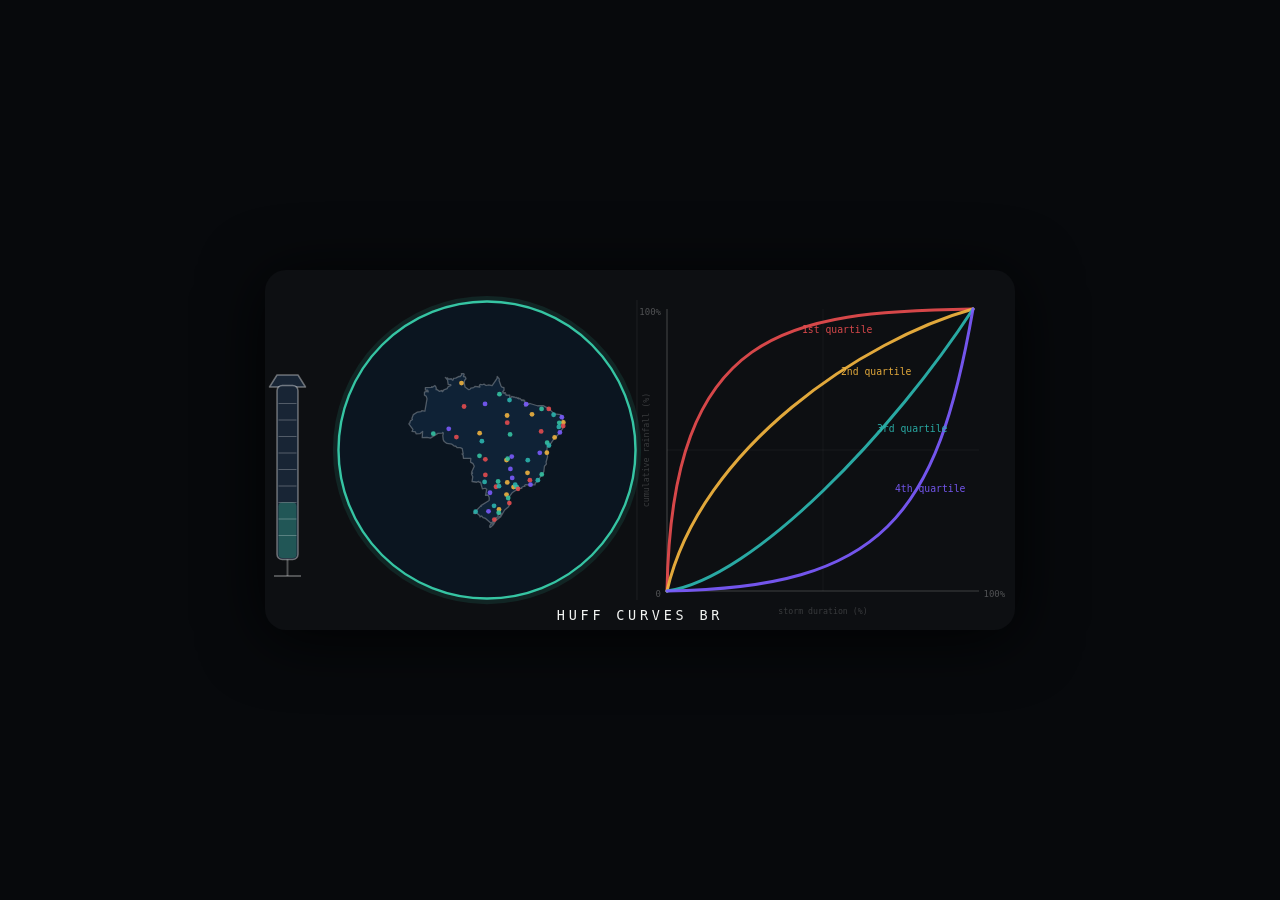
<file: assets/logo_draft.html>
<!DOCTYPE html>
<html lang="en">
<head>
<meta charset="UTF-8"/>
<title>Huff Curves BR — Logo</title>
<style>
  *{box-sizing:border-box;margin:0;padding:0}
  body{background:#07090c;display:flex;align-items:center;justify-content:center;min-height:100vh}
  svg{filter:drop-shadow(0 8px 32px rgba(0,0,0,.85))}
</style>
</head>
<body>
<svg width="750" height="360" viewBox="0 0 500 240" xmlns="http://www.w3.org/2000/svg">
  <defs>
    <clipPath id="br"><circle cx="148" cy="120" r="100"/></clipPath>
  </defs>

  <!-- Card -->
  <rect width="500" height="240" rx="14" fill="#0d0f12"/>

  <!-- ── Rain gauge (left edge, clear gap from circle) ── -->
  <path d="M3,78 L8,70 L22,70 L27,78 Z"
        fill="#182535" stroke="rgba(255,255,255,.38)" stroke-width="1" stroke-linejoin="round"/>
  <rect x="8" y="77" width="14" height="116" rx="3.5"
        fill="#182535" stroke="rgba(255,255,255,.38)" stroke-width="1"/>
  <rect x="9" y="155" width="12" height="37" rx="2.5" fill="rgba(54,197,163,.30)"/>
  <line x1="9"  y1="89"  x2="21" y2="89"  stroke="rgba(255,255,255,.25)" stroke-width=".7"/>
  <line x1="9"  y1="100" x2="21" y2="100" stroke="rgba(255,255,255,.25)" stroke-width=".7"/>
  <line x1="9"  y1="111" x2="21" y2="111" stroke="rgba(255,255,255,.25)" stroke-width=".7"/>
  <line x1="9"  y1="122" x2="21" y2="122" stroke="rgba(255,255,255,.25)" stroke-width=".7"/>
  <line x1="9"  y1="133" x2="21" y2="133" stroke="rgba(255,255,255,.25)" stroke-width=".7"/>
  <line x1="9"  y1="144" x2="21" y2="144" stroke="rgba(255,255,255,.25)" stroke-width=".7"/>
  <line x1="9"  y1="155" x2="21" y2="155" stroke="rgba(255,255,255,.25)" stroke-width=".7"/>
  <line x1="9"  y1="166" x2="21" y2="166" stroke="rgba(255,255,255,.25)" stroke-width=".7"/>
  <line x1="9"  y1="177" x2="21" y2="177" stroke="rgba(255,255,255,.25)" stroke-width=".7"/>
  <line x1="15" y1="193" x2="15" y2="204" stroke="rgba(255,255,255,.28)" stroke-width="1.3"/>
  <line x1="6"  y1="204" x2="24" y2="204" stroke="rgba(255,255,255,.28)" stroke-width="1.3"/>

  <!-- ── Brazil circle ── -->
  <circle cx="148" cy="120" r="100" fill="#0b1520"/>
  <g clip-path="url(#br)">
    <path d="M126.4,117.4L127.2,117.5L128.0,118.4L130.1,118.4L131.5,119.1L132.1,122.6L131.3,122.6L132.1,123.6L132.3,125.6L137.2,125.6L137.0,128.1L138.7,129.1L139.5,130.8L137.7,134.8L138.4,135.4L137.6,135.9L138.5,137.9L138.0,141.0L141.1,141.5L142.3,140.9L142.7,141.5L143.7,141.5L144.9,145.9L146.7,145.5L147.8,146.2L147.0,150.2L148.2,150.0L148.9,150.4L149.5,151.9L149.4,153.7L143.9,157.1L144.1,157.6L143.7,157.4L139.1,162.2L140.1,162.5L141.1,162.0L143.2,163.8L143.3,164.6L144.4,164.0L145.3,165.1L147.0,165.6L150.7,168.8L152.2,167.4L151.9,169.2L150.9,169.1L149.9,170.3L149.8,171.5L150.2,171.6L152.2,169.9L153.6,167.4L153.1,166.6L154.0,165.2L155.3,164.6L155.4,163.5L156.1,162.9L155.6,161.9L156.6,162.9L157.4,162.3L157.5,163.0L157.1,162.7L157.3,163.6L156.0,164.7L155.8,165.6L153.5,166.6L153.6,167.4L157.0,164.7L159.8,160.0L162.4,157.8L163.4,155.1L162.8,154.7L162.8,151.2L165.0,148.3L169.2,145.6L171.2,145.5L171.1,145.0L172.5,144.2L173.3,144.3L173.1,143.5L173.9,143.1L176.7,143.4L177.4,142.5L177.2,143.2L180.0,143.2L180.2,142.2L180.9,141.5L182.7,140.8L182.6,139.4L185.9,134.5L186.3,130.8L187.6,129.4L187.4,128.0L188.4,124.5L187.8,121.6L188.2,117.6L189.8,116.8L193.2,111.7L194.8,110.5L198.1,106.3L199.0,103.8L198.6,99.9L197.2,96.4L192.9,95.9L189.4,92.6L185.5,90.4L181.6,90.5L176.7,89.0L175.6,89.5L175.9,88.9L174.5,90.1L174.8,89.2L174.0,89.4L173.3,90.9L173.1,90.2L173.9,89.0L173.6,88.5L173.1,88.9L173.6,88.1L172.7,87.3L173.2,87.1L172.5,87.1L172.6,86.6L171.4,87.1L171.4,86.4L171.0,86.8L170.0,85.6L169.3,86.0L169.0,85.2L168.4,85.6L167.9,85.0L167.1,85.1L165.9,84.5L165.7,84.8L164.5,84.3L163.6,85.3L163.1,85.2L163.2,83.5L160.7,83.4L160.7,82.7L159.9,82.5L160.2,81.8L158.6,82.0L159.0,81.5L158.5,81.0L159.4,80.2L159.3,78.4L158.0,78.1L157.3,77.2L156.1,73.8L156.2,72.6L154.8,71.0L154.7,72.2L151.4,77.1L149.2,76.6L147.4,77.0L146.0,76.1L144.9,76.5L143.5,76.2L142.9,76.9L143.3,78.0L139.9,77.6L139.1,78.4L137.2,78.7L136.7,79.5L135.9,79.8L133.4,78.0L132.8,75.2L133.1,73.5L134.0,72.5L133.5,71.2L132.3,71.0L132.8,69.5L132.4,69.1L130.9,69.1L131.2,69.8L130.1,71.0L129.4,70.9L127.1,72.1L125.6,72.2L125.5,73.2L124.9,73.4L124.3,72.5L122.3,72.7L121.8,72.0L120.8,72.1L120.2,71.6L121.7,73.4L122.1,76.3L123.8,76.4L123.9,77.0L122.1,77.8L121.4,79.1L119.2,79.9L118.5,81.0L118.1,81.0L118.1,80.2L116.2,80.9L114.7,79.6L114.1,79.8L114.1,78.3L113.3,77.0L111.9,78.0L111.1,77.8L111.3,78.3L106.9,78.4L106.9,80.0L108.5,80.1L108.8,81.2L107.8,80.9L106.3,81.4L106.3,83.4L107.5,84.2L108.0,85.9L106.6,94.1L104.5,93.8L104.0,94.4L101.4,94.8L98.9,96.4L97.9,99.0L98.3,99.7L96.9,100.6L96.5,101.6L96.7,102.0L96.0,102.2L96.0,102.8L98.6,106.3L98.0,107.6L100.3,107.9L100.7,109.2L103.3,109.1L105.1,107.6L104.8,111.8L108.0,111.6L110.3,112.1L115.3,108.9L118.2,108.7L118.5,108.3L118.9,108.8L118.5,110.4L118.8,113.1L119.5,114.4L121.2,115.6L124.6,116.1L125.9,117.2Z"
          fill="#0f2236" stroke="rgba(255,255,255,.28)" stroke-width=".85" stroke-linejoin="round"/>
    <circle cx="131.0" cy="75.4" r="1.6" fill="#f4b63f" opacity=".88"/>
    <circle cx="156.3" cy="82.8" r="1.6" fill="#36c5a3" opacity=".88"/>
    <circle cx="132.7" cy="91.0" r="1.6" fill="#e84d4f" opacity=".88"/>
    <circle cx="146.7" cy="89.3" r="1.6" fill="#7c5cff" opacity=".88"/>
    <circle cx="163.0" cy="86.7" r="1.6" fill="#2cb7b0" opacity=".88"/>
    <circle cx="161.4" cy="97.0" r="1.6" fill="#f4b63f" opacity=".88"/>
    <circle cx="112.2" cy="109.1" r="1.6" fill="#36c5a3" opacity=".88"/>
    <circle cx="122.5" cy="105.9" r="1.6" fill="#7c5cff" opacity=".88"/>
    <circle cx="127.6" cy="111.4" r="1.6" fill="#e84d4f" opacity=".88"/>
    <circle cx="143.1" cy="108.8" r="1.6" fill="#f4b63f" opacity=".88"/>
    <circle cx="144.6" cy="114.1" r="1.6" fill="#2cb7b0" opacity=".88"/>
    <circle cx="163.4" cy="109.6" r="1.6" fill="#36c5a3" opacity=".88"/>
    <circle cx="161.5" cy="101.8" r="1.6" fill="#e84d4f" opacity=".88"/>
    <circle cx="174.1" cy="89.5" r="1.6" fill="#7c5cff" opacity=".88"/>
    <circle cx="178.0" cy="96.2" r="1.6" fill="#f4b63f" opacity=".88"/>
    <circle cx="184.4" cy="92.6" r="1.6" fill="#36c5a3" opacity=".88"/>
    <circle cx="189.2" cy="92.6" r="1.6" fill="#e84d4f" opacity=".88"/>
    <circle cx="192.4" cy="96.5" r="1.6" fill="#2cb7b0" opacity=".88"/>
    <circle cx="197.9" cy="98.1" r="1.6" fill="#7c5cff" opacity=".88"/>
    <circle cx="198.9" cy="101.6" r="1.6" fill="#f4b63f" opacity=".88"/>
    <circle cx="196.2" cy="101.9" r="1.6" fill="#36c5a3" opacity=".88"/>
    <circle cx="198.8" cy="104.0" r="1.6" fill="#e84d4f" opacity=".88"/>
    <circle cx="195.9" cy="104.6" r="1.6" fill="#2cb7b0" opacity=".88"/>
    <circle cx="196.6" cy="108.3" r="1.6" fill="#7c5cff" opacity=".88"/>
    <circle cx="193.1" cy="111.6" r="1.6" fill="#f4b63f" opacity=".88"/>
    <circle cx="188.1" cy="115.1" r="1.6" fill="#36c5a3" opacity=".88"/>
    <circle cx="184.1" cy="107.6" r="1.6" fill="#e84d4f" opacity=".88"/>
    <circle cx="189.3" cy="117.0" r="1.6" fill="#2cb7b0" opacity=".88"/>
    <circle cx="183.2" cy="121.9" r="1.6" fill="#7c5cff" opacity=".88"/>
    <circle cx="187.9" cy="121.8" r="1.6" fill="#f4b63f" opacity=".88"/>
    <circle cx="143.0" cy="123.9" r="1.6" fill="#36c5a3" opacity=".88"/>
    <circle cx="146.9" cy="136.6" r="1.6" fill="#e84d4f" opacity=".88"/>
    <circle cx="146.4" cy="141.3" r="1.6" fill="#2cb7b0" opacity=".88"/>
    <circle cx="164.5" cy="124.4" r="1.6" fill="#7c5cff" opacity=".88"/>
    <circle cx="161.0" cy="126.7" r="1.6" fill="#f4b63f" opacity=".88"/>
    <circle cx="161.8" cy="125.8" r="1.6" fill="#36c5a3" opacity=".88"/>
    <circle cx="146.9" cy="126.2" r="1.6" fill="#e84d4f" opacity=".88"/>
    <circle cx="175.2" cy="126.8" r="1.6" fill="#2cb7b0" opacity=".88"/>
    <circle cx="163.6" cy="132.6" r="1.6" fill="#7c5cff" opacity=".88"/>
    <circle cx="175.0" cy="135.2" r="1.6" fill="#f4b63f" opacity=".88"/>
    <circle cx="184.5" cy="136.3" r="1.6" fill="#36c5a3" opacity=".88"/>
    <circle cx="176.6" cy="140.1" r="1.6" fill="#e84d4f" opacity=".88"/>
    <circle cx="181.9" cy="140.1" r="1.6" fill="#2cb7b0" opacity=".88"/>
    <circle cx="177.0" cy="143.1" r="1.6" fill="#7c5cff" opacity=".88"/>
    <circle cx="165.7" cy="144.7" r="1.6" fill="#f4b63f" opacity=".88"/>
    <circle cx="167.9" cy="144.8" r="1.6" fill="#36c5a3" opacity=".88"/>
    <circle cx="168.7" cy="145.9" r="1.6" fill="#e84d4f" opacity=".88"/>
    <circle cx="166.8" cy="143.1" r="1.6" fill="#2cb7b0" opacity=".88"/>
    <circle cx="164.8" cy="138.6" r="1.6" fill="#7c5cff" opacity=".88"/>
    <circle cx="161.5" cy="141.6" r="1.6" fill="#f4b63f" opacity=".88"/>
    <circle cx="155.4" cy="141.0" r="1.6" fill="#36c5a3" opacity=".88"/>
    <circle cx="154.0" cy="144.5" r="1.6" fill="#e84d4f" opacity=".88"/>
    <circle cx="156.0" cy="144.1" r="1.6" fill="#2cb7b0" opacity=".88"/>
    <circle cx="150.0" cy="148.5" r="1.6" fill="#7c5cff" opacity=".88"/>
    <circle cx="161.0" cy="149.7" r="1.6" fill="#f4b63f" opacity=".88"/>
    <circle cx="162.1" cy="152.0" r="1.6" fill="#36c5a3" opacity=".88"/>
    <circle cx="162.9" cy="155.4" r="1.6" fill="#e84d4f" opacity=".88"/>
    <circle cx="152.7" cy="157.2" r="1.6" fill="#2cb7b0" opacity=".88"/>
    <circle cx="149.0" cy="160.9" r="1.6" fill="#7c5cff" opacity=".88"/>
    <circle cx="156.0" cy="159.6" r="1.6" fill="#f4b63f" opacity=".88"/>
    <circle cx="155.8" cy="161.8" r="1.6" fill="#36c5a3" opacity=".88"/>
    <circle cx="152.9" cy="166.4" r="1.6" fill="#e84d4f" opacity=".88"/>
    <circle cx="140.4" cy="161.1" r="1.6" fill="#2cb7b0" opacity=".88"/>
  </g>
  <circle cx="148" cy="120" r="101" fill="none" stroke="rgba(54,197,163,.12)" stroke-width="3.5"/>
  <circle cx="148" cy="120" r="99"  fill="none" stroke="#36c5a3" stroke-width="1.6"/>

  <!-- ── Huff cumulative curves chart (right panel) ── -->
  <!-- Axes -->
  <line x1="268" y1="26"  x2="268" y2="214" stroke="rgba(255,255,255,.20)" stroke-width=".8"/>
  <line x1="268" y1="214" x2="476" y2="214" stroke="rgba(255,255,255,.20)" stroke-width=".8"/>
  <!-- 50% grid lines -->
  <line x1="268" y1="120" x2="476" y2="120" stroke="rgba(255,255,255,.05)" stroke-width=".6"/>
  <line x1="372" y1="26"  x2="372" y2="214" stroke="rgba(255,255,255,.05)" stroke-width=".6"/>
  <!-- Labels -->
  <text x="264" y="218" fill="rgba(255,255,255,.28)" font-size="6" text-anchor="end" font-family="monospace">0</text>
  <text x="264" y="30"  fill="rgba(255,255,255,.28)" font-size="6" text-anchor="end" font-family="monospace">100%</text>
  <text x="479" y="218" fill="rgba(255,255,255,.28)" font-size="6" font-family="monospace">100%</text>
  <text x="372" y="229" fill="rgba(255,255,255,.18)" font-size="5.5" text-anchor="middle" font-family="monospace">storm duration (%)</text>
  <text x="256" y="120" fill="rgba(255,255,255,.18)" font-size="5.5" text-anchor="middle"
        transform="rotate(-90 256 120)" font-family="monospace">cumulative rainfall (%)</text>
  <!-- Curves: origin=(268,214), end≈(472,28) -->
  <path d="M268,214 C271,38  348,28 472,26" fill="none" stroke="#e84d4f" stroke-width="2" stroke-linecap="round" opacity=".92"/>
  <path d="M268,214 C290,118 400,46 472,26" fill="none" stroke="#f4b63f" stroke-width="2" stroke-linecap="round" opacity=".92"/>
  <path d="M268,214 C326,206 420,106 472,26" fill="none" stroke="#2cb7b0" stroke-width="2" stroke-linecap="round" opacity=".92"/>
  <path d="M268,214 C412,212 448,164 472,26" fill="none" stroke="#7c5cff" stroke-width="2" stroke-linecap="round" opacity=".92"/>
  <!-- Quartile labels -->
  <text x="358" y="42"  fill="#e84d4f" font-size="6.5" font-family="monospace" opacity=".92">1st quartile</text>
  <text x="384" y="70"  fill="#f4b63f" font-size="6.5" font-family="monospace" opacity=".92">2nd quartile</text>
  <text x="408" y="108" fill="#2cb7b0" font-size="6.5" font-family="monospace" opacity=".92">3rd quartile</text>
  <text x="420" y="148" fill="#7c5cff" font-size="6.5" font-family="monospace" opacity=".92">4th quartile</text>

  <!-- Subtle divider -->
  <line x1="248" y1="20" x2="248" y2="220" stroke="rgba(255,255,255,.06)" stroke-width=".8"/>

  <!-- Title -->
  <text x="250" y="233" text-anchor="middle" fill="#f2f4f2"
        font-size="9" letter-spacing="2.5" font-family="monospace">HUFF CURVES BR</text>
</svg>
</body>
</html>
</file>
